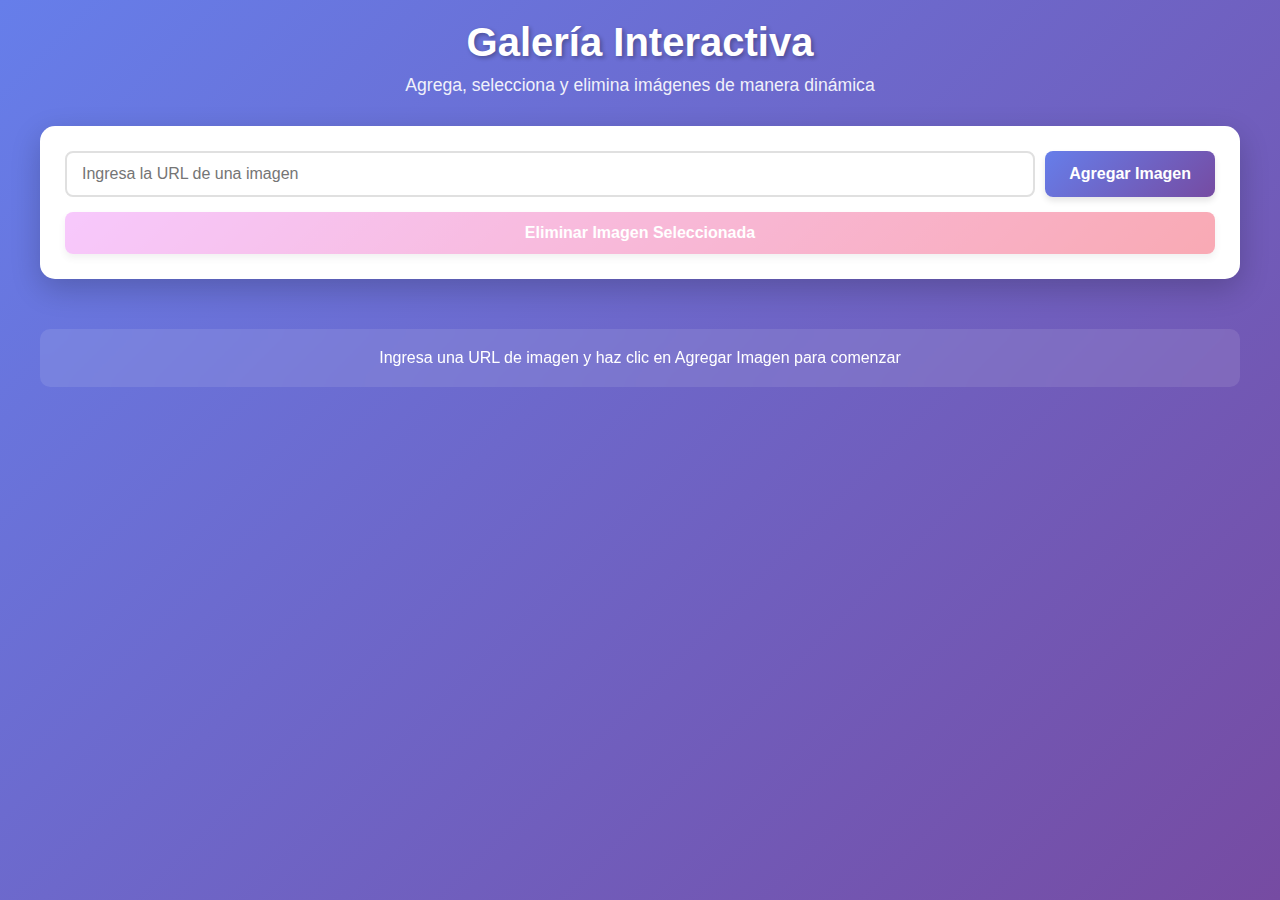
<file: SEMANA_5/index.html>
<!DOCTYPE html>
<html lang="es">
<head>
    <meta charset="UTF-8">
    <meta name="viewport" content="width=device-width, initial-scale=1.0">
    <title>Galería Interactiva - Semana 5</title>
    <link rel="stylesheet" href="styles.css">
</head>
<body>
    <div class="container">
        <header>
            <h1>Galería Interactiva</h1>
            <p>Agrega, selecciona y elimina imágenes de manera dinámica</p>
        </header>

        <div class="controls">
            <div class="input-group">
                <input 
                    type="url" 
                    id="imageUrl" 
                    placeholder="Ingresa la URL de una imagen"
                    class="url-input"
                >
                <button id="addImageBtn" class="btn btn-add">
                    Agregar Imagen
                </button>
            </div>
            <button id="deleteImageBtn" class="btn btn-delete" disabled>
                Eliminar Imagen Seleccionada
            </button>
        </div>

        <div id="gallery" class="gallery">
            <!-- Las imágenes se agregarán dinámicamente aquí -->
        </div>

        <div class="info-message" id="infoMessage">
            <p>Ingresa una URL de imagen y haz clic en Agregar Imagen para comenzar</p>
        </div>
    </div>

    <script src="script.js"></script>
</body>
</html>
</file>
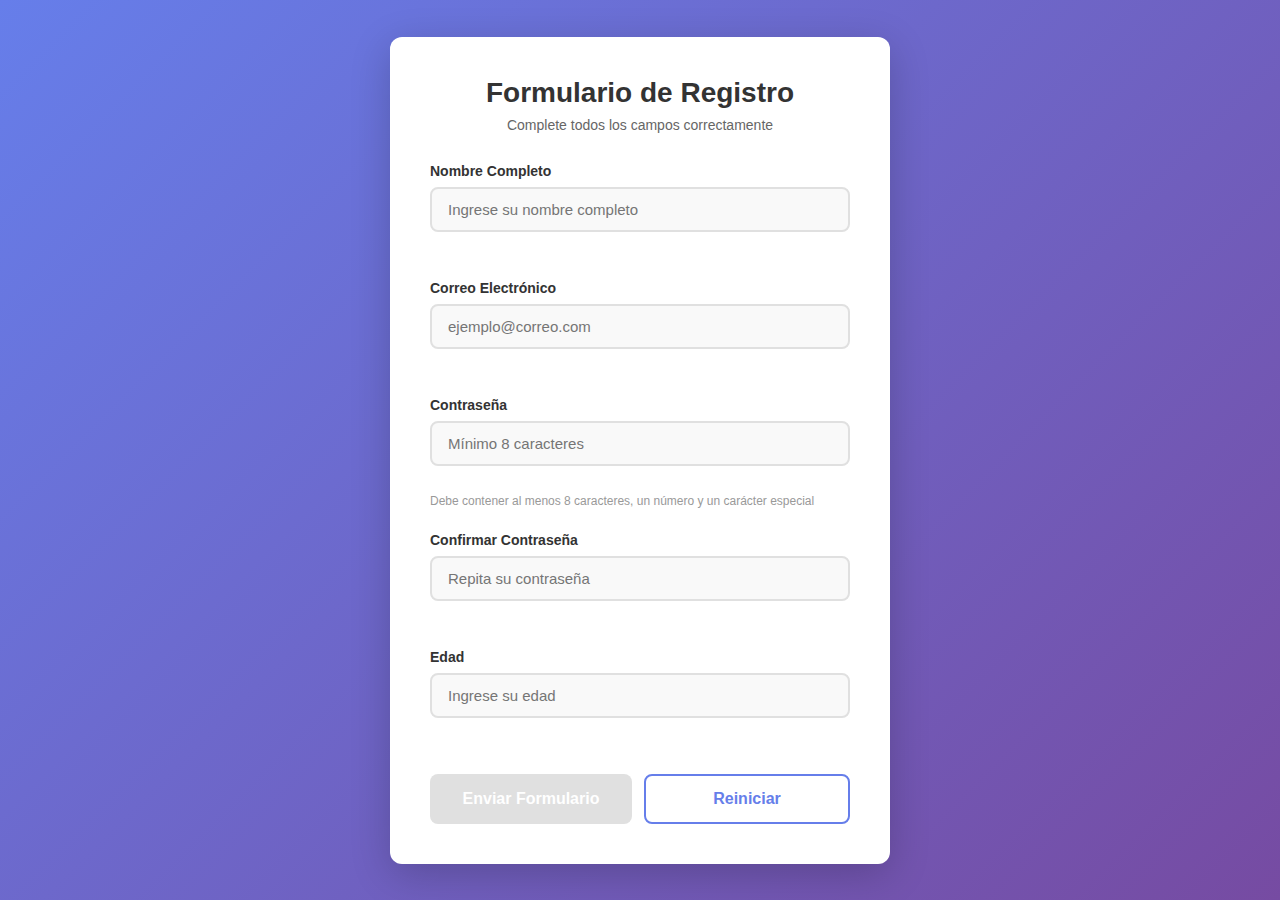
<file: SEMANA_6/index.html>
<!DOCTYPE html>
<html lang="es">
<head>
    <meta charset="UTF-8">
    <meta name="viewport" content="width=device-width, initial-scale=1.0">
    <title>Formulario de Registro - Validación Dinámica</title>
    <link rel="stylesheet" href="styles.css">
</head>
<body>
    <div class="container">
        <div class="form-wrapper">
            <h1>Formulario de Registro</h1>
            <p class="subtitle">Complete todos los campos correctamente</p>
            
            <form id="registroForm" novalidate>
                <!-- Campo Nombre -->
                <div class="form-group">
                    <label for="nombre">Nombre Completo</label>
                    <input 
                        type="text" 
                        id="nombre" 
                        name="nombre" 
                        placeholder="Ingrese su nombre completo"
                    >
                    <span class="error-message" id="errorNombre"></span>
                </div>

                <!-- Campo Email -->
                <div class="form-group">
                    <label for="email">Correo Electrónico</label>
                    <input 
                        type="email" 
                        id="email" 
                        name="email" 
                        placeholder="ejemplo@correo.com"
                    >
                    <span class="error-message" id="errorEmail"></span>
                </div>

                <!-- Campo Contraseña -->
                <div class="form-group">
                    <label for="password">Contraseña</label>
                    <input 
                        type="password" 
                        id="password" 
                        name="password" 
                        placeholder="Mínimo 8 caracteres"
                    >
                    <span class="error-message" id="errorPassword"></span>
                    <small class="hint">Debe contener al menos 8 caracteres, un número y un carácter especial</small>
                </div>

                <!-- Campo Confirmar Contraseña -->
                <div class="form-group">
                    <label for="confirmPassword">Confirmar Contraseña</label>
                    <input 
                        type="password" 
                        id="confirmPassword" 
                        name="confirmPassword" 
                        placeholder="Repita su contraseña"
                    >
                    <span class="error-message" id="errorConfirmPassword"></span>
                </div>

                <!-- Campo Edad -->
                <div class="form-group">
                    <label for="edad">Edad</label>
                    <input 
                        type="number" 
                        id="edad" 
                        name="edad" 
                        placeholder="Ingrese su edad"
                        min="18"
                        max="120"
                    >
                    <span class="error-message" id="errorEdad"></span>
                </div>

                <!-- Botones -->
                <div class="button-group">
                    <button type="submit" id="btnEnviar" disabled>
                        Enviar Formulario
                    </button>
                    <button type="button" id="btnReiniciar">
                        Reiniciar
                    </button>
                </div>
            </form>

            <!-- Mensaje de éxito -->
            <div class="success-message" id="successMessage">
                <svg width="24" height="24" viewBox="0 0 24 24" fill="none" stroke="currentColor" stroke-width="2">
                    <path d="M22 11.08V12a10 10 0 1 1-5.93-9.14"></path>
                    <polyline points="22 4 12 14.01 9 11.01"></polyline>
                </svg>
                <p>¡Formulario enviado correctamente!</p>
            </div>
        </div>
    </div>

    <script src="script.js"></script>
</body>
</html>
</file>
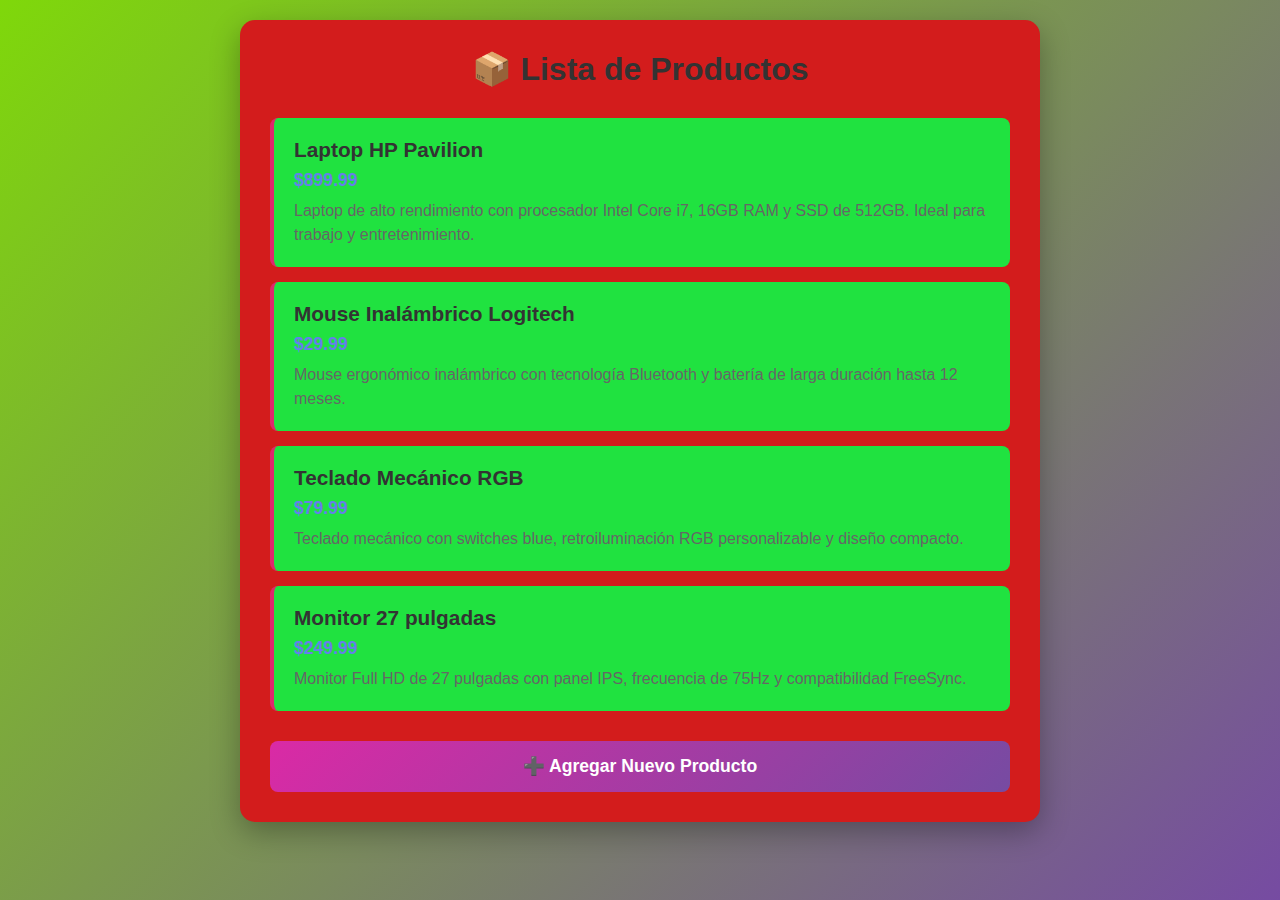
<file: SEMANA_7/index.html>
<!DOCTYPE html>
<html lang="es">
<head>
    <meta charset="UTF-8">
    <meta name="viewport" content="width=device-width, initial-scale=1.0">
    <title>Lista de Productos</title>
    <style>
        * {
            margin: 0;
            padding: 0;
            box-sizing: border-box;
        }

        body {
            font-family: 'Segoe UI', Tahoma, Geneva, Verdana, sans-serif;
            background: linear-gradient(135deg, #7fd80a 0%, #764ba2 100%);
            min-height: 100vh;
            padding: 20px;
        }

        .container {
            max-width: 800px;
            margin: 0 auto;
            background: rgb(211, 28, 28);
            border-radius: 15px;
            padding: 30px;
            box-shadow: 0 10px 30px rgba(0,0,0,0.3);
        }

        h1 {
            color: #333;
            text-align: center;
            margin-bottom: 30px;
            font-size: 2em;
        }

        #listaProductos {
            list-style: none;
            margin-bottom: 30px;
        }

        #listaProductos li {
            background: #20e240;
            border-left: 4px solid #df276d;
            padding: 20px;
            margin-bottom: 15px;
            border-radius: 8px;
            transition: all 0.3s ease;
        }

        #listaProductos li:hover {
            transform: translateX(5px);
            box-shadow: 0 5px 15px rgba(0,0,0,0.1);
        }

        .producto-nombre {
            font-size: 1.3em;
            font-weight: bold;
            color: #333;
            margin-bottom: 8px;
        }

        .producto-precio {
            font-size: 1.1em;
            color: #667eea;
            font-weight: bold;
            margin-bottom: 8px;
        }

        .producto-descripcion {
            color: #666;
            line-height: 1.5;
        }

        .btn-agregar {
            background: linear-gradient(135deg, #da2aa5 0%, #764ba2 100%);
            color: white;
            border: none;
            padding: 15px 30px;
            font-size: 1.1em;
            border-radius: 8px;
            cursor: pointer;
            width: 100%;
            transition: all 0.3s ease;
            font-weight: bold;
        }

        .btn-agregar:hover {
            transform: translateY(-2px);
            box-shadow: 0 5px 20px rgba(196, 212, 44, 0.4);
        }

        .btn-agregar:active {
            transform: translateY(0);
        }

        .vacio {
            text-align: center;
            color: #db2e2e;
            padding: 40px;
            font-style: italic;
        }
    </style>
</head>
<body>
    <div class="container">
        <h1>📦 Lista de Productos</h1>
        <ul id="listaProductos"></ul>
        <button id="btnAgregar" class="btn-agregar">➕ Agregar Nuevo Producto</button>
    </div>

    <script>
        // Arreglo inicial de productos
        const productos = [
            {
                nombre: "Laptop HP Pavilion",
                precio: 899.99,
                descripcion: "Laptop de alto rendimiento con procesador Intel Core i7, 16GB RAM y SSD de 512GB. Ideal para trabajo y entretenimiento."
            },
            {
                nombre: "Mouse Inalámbrico Logitech",
                precio: 29.99,
                descripcion: "Mouse ergonómico inalámbrico con tecnología Bluetooth y batería de larga duración hasta 12 meses."
            },
            {
                nombre: "Teclado Mecánico RGB",
                precio: 79.99,
                descripcion: "Teclado mecánico con switches blue, retroiluminación RGB personalizable y diseño compacto."
            },
            {
                nombre: "Monitor 27 pulgadas",
                precio: 249.99,
                descripcion: "Monitor Full HD de 27 pulgadas con panel IPS, frecuencia de 75Hz y compatibilidad FreeSync."
            }
        ];

        // Función para renderizar la lista de productos
        function renderizarProductos() {
            const lista = document.getElementById('listaProductos');
            lista.innerHTML = '';

            if (productos.length === 0) {
                lista.innerHTML = '<li class="vacio">No hay productos en la lista</li>';
                return;
            }

            productos.forEach((producto) => {
                const li = document.createElement('li');
                li.innerHTML = `
                    <div class="producto-nombre">${producto.nombre}</div>
                    <div class="producto-precio">$${producto.precio.toFixed(2)}</div>
                    <div class="producto-descripcion">${producto.descripcion}</div>
                `;
                lista.appendChild(li);
            });
        }

        // Función para agregar un nuevo producto
        function agregarProducto() {
            const nombresEjemplo = [
                "Auriculares Bluetooth",
                "Webcam HD 1080p",
                "Disco Duro Externo 1TB",
                "Hub USB-C 7 puertos",
                "Alfombrilla Gaming XXL",
                "Soporte para Laptop",
                "Cable HDMI 2.0",
                "Microfono USB Condensador"
            ];

            const descripciones = [
                "Producto de alta calidad con excelentes características y durabilidad garantizada.",
                "Diseño moderno y funcional para uso diario, perfecto para profesionales.",
                "Tecnología avanzada que mejora tu productividad y experiencia de usuario.",
                "Construcción resistente con materiales premium y acabado elegante.",
                "Compatible con múltiples dispositivos y sistemas operativos.",
                "Fácil instalación y configuración, listo para usar en minutos.",
                "Garantía del fabricante y soporte técnico especializado incluido.",
                "Excelente relación calidad-precio, ideal para cualquier presupuesto."
            ];

            const nombre = nombresEjemplo[Math.floor(Math.random() * nombresEjemplo.length)];
            const precio = (Math.random() * 200 + 10).toFixed(2);
            const descripcion = descripciones[Math.floor(Math.random() * descripciones.length)];

            const nuevoProducto = {
                nombre: nombre,
                precio: parseFloat(precio),
                descripcion: descripcion
            };

            productos.push(nuevoProducto);
            renderizarProductos();
        }

        // Event listener para el botón
        document.getElementById('btnAgregar').addEventListener('click', agregarProducto);

        // Renderizar productos al cargar la página
        renderizarProductos();
    </script>
</body>
</html>
</file>
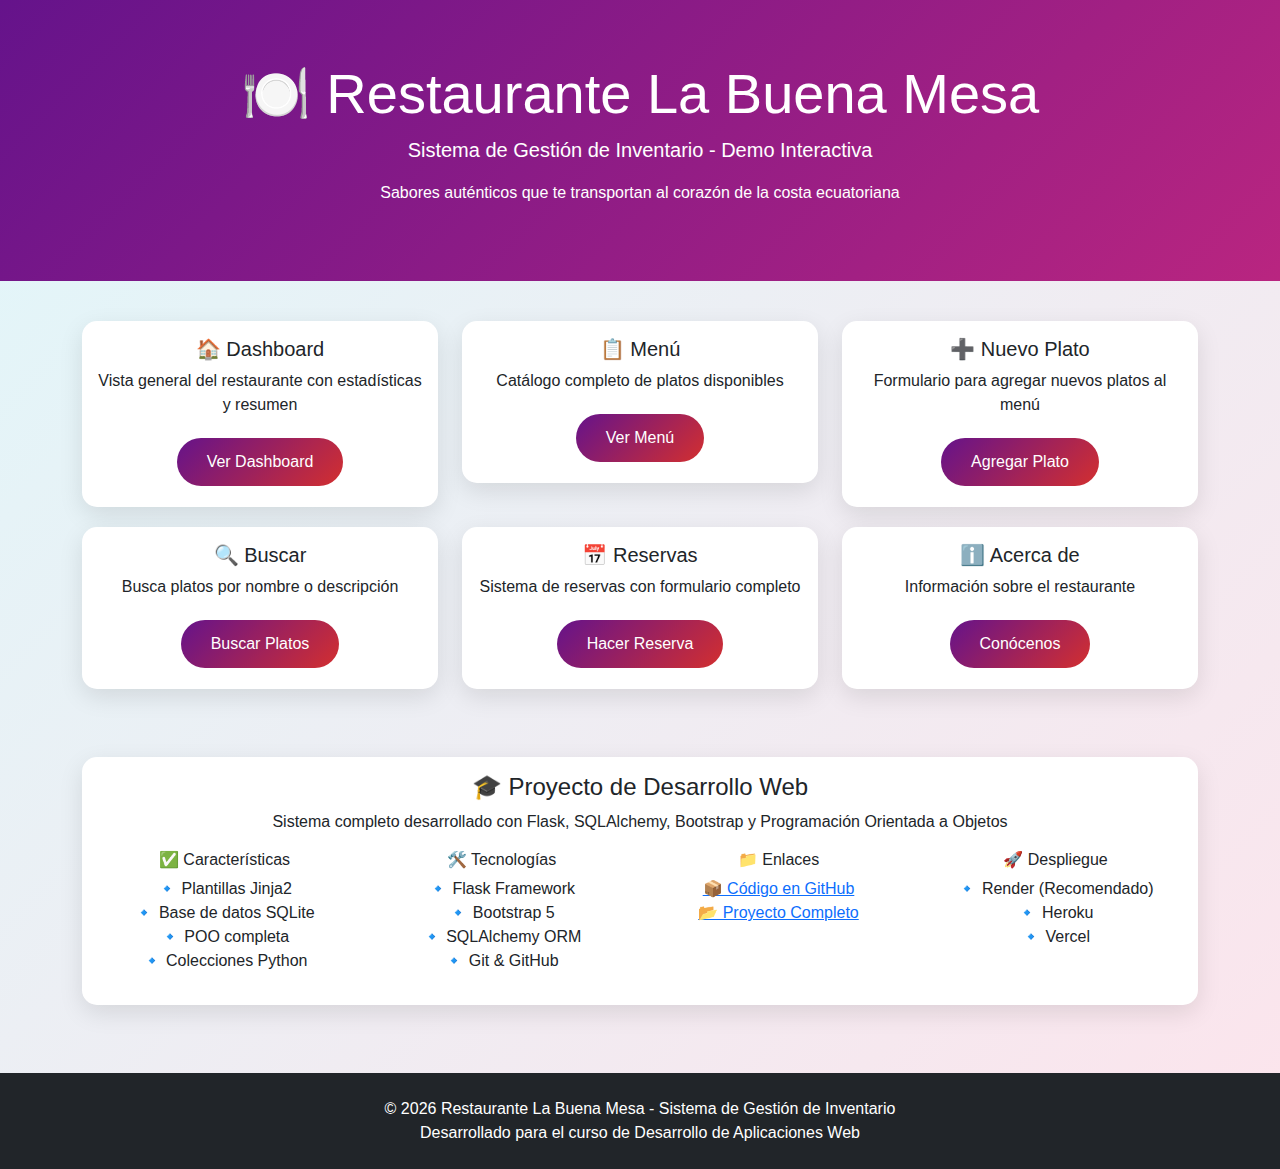
<file: inventario_sistema/docs/index.html>
<!DOCTYPE html>
<html lang="es">
<head>
    <meta charset="UTF-8">
    <meta name="viewport" content="width=device-width, initial-scale=1.0">
    <title>Restaurante La Buena Mesa - Demo</title>
    <link href="https://cdn.jsdelivr.net/npm/bootstrap@5.3.0/dist/css/bootstrap.min.css" rel="stylesheet">
    <style>
        body {
            background: linear-gradient(135deg, #e0f7fa 0%, #fce4ec 100%);
            font-family: 'Segoe UI', Tahoma, Geneva, Verdana, sans-serif;
        }
        .hero {
            background: linear-gradient(135deg, #65138b 0%, #b92580 100%);
            color: white;
            padding: 60px 0;
            text-align: center;
            margin-bottom: 40px;
        }
        .card {
            border: none;
            border-radius: 15px;
            box-shadow: 0 8px 25px rgba(0,0,0,0.1);
            transition: transform 0.3s ease;
            margin-bottom: 20px;
        }
        .card:hover {
            transform: translateY(-5px);
        }
        .btn-custom {
            background: linear-gradient(135deg, #65138b 0%, #d32f2f 100%);
            border: none;
            border-radius: 25px;
            padding: 12px 30px;
            color: white;
            text-decoration: none;
            display: inline-block;
            margin: 5px;
        }
        .btn-custom:hover {
            background: linear-gradient(135deg, #d32f2f 0%, #00bcd4 100%);
            color: white;
            text-decoration: none;
        }
    </style>
</head>
<body>
    <div class="hero">
        <div class="container">
            <h1 class="display-4">🍽️ Restaurante La Buena Mesa</h1>
            <p class="lead">Sistema de Gestión de Inventario - Demo Interactiva</p>
            <p>Sabores auténticos que te transportan al corazón de la costa ecuatoriana</p>
        </div>
    </div>

    <div class="container">
        <div class="row">
            <div class="col-md-4">
                <div class="card">
                    <div class="card-body text-center">
                        <h5 class="card-title">🏠 Dashboard</h5>
                        <p class="card-text">Vista general del restaurante con estadísticas y resumen</p>
                        <a href="dashboard.html" class="btn-custom">Ver Dashboard</a>
                    </div>
                </div>
            </div>
            <div class="col-md-4">
                <div class="card">
                    <div class="card-body text-center">
                        <h5 class="card-title">📋 Menú</h5>
                        <p class="card-text">Catálogo completo de platos disponibles</p>
                        <a href="menu.html" class="btn-custom">Ver Menú</a>
                    </div>
                </div>
            </div>
            <div class="col-md-4">
                <div class="card">
                    <div class="card-body text-center">
                        <h5 class="card-title">➕ Nuevo Plato</h5>
                        <p class="card-text">Formulario para agregar nuevos platos al menú</p>
                        <a href="nuevo-plato.html" class="btn-custom">Agregar Plato</a>
                    </div>
                </div>
            </div>
        </div>

        <div class="row">
            <div class="col-md-4">
                <div class="card">
                    <div class="card-body text-center">
                        <h5 class="card-title">🔍 Buscar</h5>
                        <p class="card-text">Busca platos por nombre o descripción</p>
                        <a href="buscar.html" class="btn-custom">Buscar Platos</a>
                    </div>
                </div>
            </div>
            <div class="col-md-4">
                <div class="card">
                    <div class="card-body text-center">
                        <h5 class="card-title">📅 Reservas</h5>
                        <p class="card-text">Sistema de reservas con formulario completo</p>
                        <a href="reservas.html" class="btn-custom">Hacer Reserva</a>
                    </div>
                </div>
            </div>
            <div class="col-md-4">
                <div class="card">
                    <div class="card-body text-center">
                        <h5 class="card-title">ℹ️ Acerca de</h5>
                        <p class="card-text">Información sobre el restaurante</p>
                        <a href="acerca.html" class="btn-custom">Conócenos</a>
                    </div>
                </div>
            </div>
        </div>

        <div class="row mt-5">
            <div class="col-12 text-center">
                <div class="card">
                    <div class="card-body">
                        <h4>🎓 Proyecto de Desarrollo Web</h4>
                        <p class="mb-3">Sistema completo desarrollado con Flask, SQLAlchemy, Bootstrap y Programación Orientada a Objetos</p>
                        <div class="row">
                            <div class="col-md-3">
                                <h6>✅ Características</h6>
                                <ul class="list-unstyled">
                                    <li>🔹 Plantillas Jinja2</li>
                                    <li>🔹 Base de datos SQLite</li>
                                    <li>🔹 POO completa</li>
                                    <li>🔹 Colecciones Python</li>
                                </ul>
                            </div>
                            <div class="col-md-3">
                                <h6>🛠️ Tecnologías</h6>
                                <ul class="list-unstyled">
                                    <li>🔹 Flask Framework</li>
                                    <li>🔹 Bootstrap 5</li>
                                    <li>🔹 SQLAlchemy ORM</li>
                                    <li>🔹 Git & GitHub</li>
                                </ul>
                            </div>
                            <div class="col-md-3">
                                <h6>📁 Enlaces</h6>
                                <ul class="list-unstyled">
                                    <li><a href="https://github.com/Saidreyesp/DESSARROLLO-DE-APLICACIONES-WEB-" target="_blank">📦 Código en GitHub</a></li>
                                    <li><a href="https://github.com/Saidreyesp/DESSARROLLO-DE-APLICACIONES-WEB-/tree/main/inventario_sistema" target="_blank">📂 Proyecto Completo</a></li>
                                </ul>
                            </div>
                            <div class="col-md-3">
                                <h6>🚀 Despliegue</h6>
                                <ul class="list-unstyled">
                                    <li>🔹 Render (Recomendado)</li>
                                    <li>🔹 Heroku</li>
                                    <li>🔹 Vercel</li>
                                </ul>
                            </div>
                        </div>
                    </div>
                </div>
            </div>
        </div>
    </div>

    <footer class="bg-dark text-white text-center py-4 mt-5">
        <div class="container">
            <p class="mb-0">&copy; 2026 Restaurante La Buena Mesa - Sistema de Gestión de Inventario</p>
            <p class="mb-0">Desarrollado para el curso de Desarrollo de Aplicaciones Web</p>
        </div>
    </footer>

    <script src="https://cdn.jsdelivr.net/npm/bootstrap@5.3.0/dist/js/bootstrap.bundle.min.js"></script>
</body>
</html>
</file>
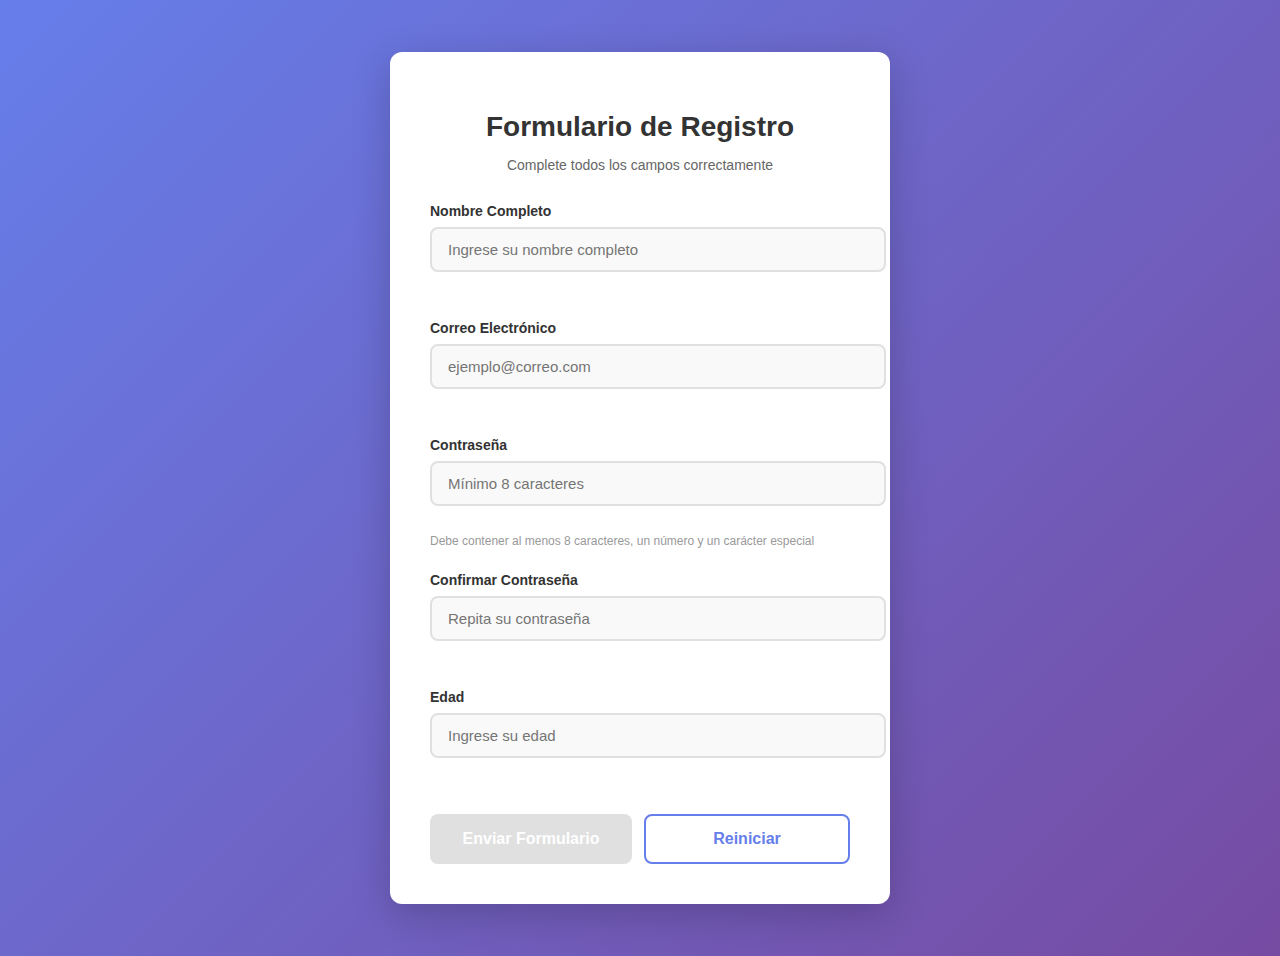
<file: SEMANA_9/SEMANA_6/index.html>
<!DOCTYPE html>
<html lang="es">
<head>
    <meta charset="UTF-8">
    <meta name="viewport" content="width=device-width, initial-scale=1.0">
    <title>Formulario de Registro - Validación Dinámica</title>
    <link rel="stylesheet" href="styles.css">
</head>
<body>
    <div class="container">
        <div class="form-wrapper">
            <h1>Formulario de Registro</h1>
            <p class="subtitle">Complete todos los campos correctamente</p>
            
            <form id="registroForm" novalidate>
                <!-- Campo Nombre -->
                <div class="form-group">
                    <label for="nombre">Nombre Completo</label>
                    <input 
                        type="text" 
                        id="nombre" 
                        name="nombre" 
                        placeholder="Ingrese su nombre completo"
                    >
                    <span class="error-message" id="errorNombre"></span>
                </div>

                <!-- Campo Email -->
                <div class="form-group">
                    <label for="email">Correo Electrónico</label>
                    <input 
                        type="email" 
                        id="email" 
                        name="email" 
                        placeholder="ejemplo@correo.com"
                    >
                    <span class="error-message" id="errorEmail"></span>
                </div>

                <!-- Campo Contraseña -->
                <div class="form-group">
                    <label for="password">Contraseña</label>
                    <input 
                        type="password" 
                        id="password" 
                        name="password" 
                        placeholder="Mínimo 8 caracteres"
                    >
                    <span class="error-message" id="errorPassword"></span>
                    <small class="hint">Debe contener al menos 8 caracteres, un número y un carácter especial</small>
                </div>

                <!-- Campo Confirmar Contraseña -->
                <div class="form-group">
                    <label for="confirmPassword">Confirmar Contraseña</label>
                    <input 
                        type="password" 
                        id="confirmPassword" 
                        name="confirmPassword" 
                        placeholder="Repita su contraseña"
                    >
                    <span class="error-message" id="errorConfirmPassword"></span>
                </div>

                <!-- Campo Edad -->
                <div class="form-group">
                    <label for="edad">Edad</label>
                    <input 
                        type="number" 
                        id="edad" 
                        name="edad" 
                        placeholder="Ingrese su edad"
                        min="18"
                        max="120"
                    >
                    <span class="error-message" id="errorEdad"></span>
                </div>

                <!-- Botones -->
                <div class="button-group">
                    <button type="submit" id="btnEnviar" disabled>
                        Enviar Formulario
                    </button>
                    <button type="button" id="btnReiniciar">
                        Reiniciar
                    </button>
                </div>
            </form>

            <!-- Mensaje de éxito -->
            <div class="success-message" id="successMessage">
                <svg width="24" height="24" viewBox="0 0 24 24" fill="none" stroke="currentColor" stroke-width="2">
                    <path d="M22 11.08V12a10 10 0 1 1-5.93-9.14"></path>
                    <polyline points="22 4 12 14.01 9 11.01"></polyline>
                </svg>
                <p>¡Formulario enviado correctamente!</p>
            </div>
        </div>
    </div>

    <script src="script.js"></script>
</body>
</html>
</file>
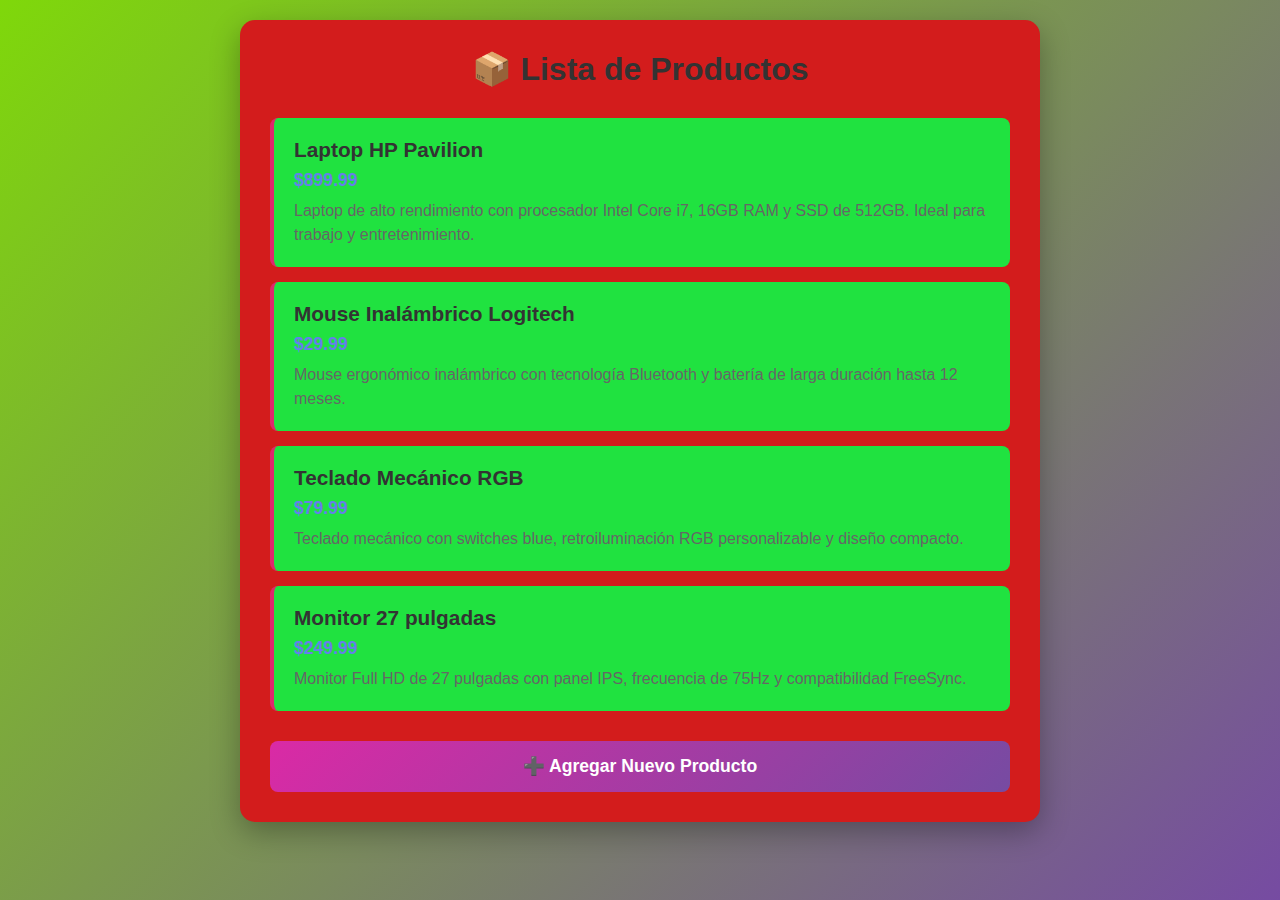
<file: SEMANA_9/SEMANA_7/index.html>
<!DOCTYPE html>
<html lang="es">
<head>
    <meta charset="UTF-8">
    <meta name="viewport" content="width=device-width, initial-scale=1.0">
    <title>Lista de Productos</title>
    <style>
        * {
            margin: 0;
            padding: 0;
            box-sizing: border-box;
        }

        body {
            font-family: 'Segoe UI', Tahoma, Geneva, Verdana, sans-serif;
            background: linear-gradient(135deg, #7fd80a 0%, #764ba2 100%);
            min-height: 100vh;
            padding: 20px;
        }

        .container {
            max-width: 800px;
            margin: 0 auto;
            background: rgb(211, 28, 28);
            border-radius: 15px;
            padding: 30px;
            box-shadow: 0 10px 30px rgba(0,0,0,0.3);
        }

        h1 {
            color: #333;
            text-align: center;
            margin-bottom: 30px;
            font-size: 2em;
        }

        #listaProductos {
            list-style: none;
            margin-bottom: 30px;
        }

        #listaProductos li {
            background: #20e240;
            border-left: 4px solid #df276d;
            padding: 20px;
            margin-bottom: 15px;
            border-radius: 8px;
            transition: all 0.3s ease;
        }

        #listaProductos li:hover {
            transform: translateX(5px);
            box-shadow: 0 5px 15px rgba(0,0,0,0.1);
        }

        .producto-nombre {
            font-size: 1.3em;
            font-weight: bold;
            color: #333;
            margin-bottom: 8px;
        }

        .producto-precio {
            font-size: 1.1em;
            color: #667eea;
            font-weight: bold;
            margin-bottom: 8px;
        }

        .producto-descripcion {
            color: #666;
            line-height: 1.5;
        }

        .btn-agregar {
            background: linear-gradient(135deg, #da2aa5 0%, #764ba2 100%);
            color: white;
            border: none;
            padding: 15px 30px;
            font-size: 1.1em;
            border-radius: 8px;
            cursor: pointer;
            width: 100%;
            transition: all 0.3s ease;
            font-weight: bold;
        }

        .btn-agregar:hover {
            transform: translateY(-2px);
            box-shadow: 0 5px 20px rgba(196, 212, 44, 0.4);
        }

        .btn-agregar:active {
            transform: translateY(0);
        }

        .vacio {
            text-align: center;
            color: #db2e2e;
            padding: 40px;
            font-style: italic;
        }
    </style>
</head>
<body>
    <div class="container">
        <h1>📦 Lista de Productos</h1>
        <ul id="listaProductos"></ul>
        <button id="btnAgregar" class="btn-agregar">➕ Agregar Nuevo Producto</button>
    </div>

    <script>
        // Arreglo inicial de productos
        const productos = [
            {
                nombre: "Laptop HP Pavilion",
                precio: 899.99,
                descripcion: "Laptop de alto rendimiento con procesador Intel Core i7, 16GB RAM y SSD de 512GB. Ideal para trabajo y entretenimiento."
            },
            {
                nombre: "Mouse Inalámbrico Logitech",
                precio: 29.99,
                descripcion: "Mouse ergonómico inalámbrico con tecnología Bluetooth y batería de larga duración hasta 12 meses."
            },
            {
                nombre: "Teclado Mecánico RGB",
                precio: 79.99,
                descripcion: "Teclado mecánico con switches blue, retroiluminación RGB personalizable y diseño compacto."
            },
            {
                nombre: "Monitor 27 pulgadas",
                precio: 249.99,
                descripcion: "Monitor Full HD de 27 pulgadas con panel IPS, frecuencia de 75Hz y compatibilidad FreeSync."
            }
        ];

        // Función para renderizar la lista de productos
        function renderizarProductos() {
            const lista = document.getElementById('listaProductos');
            lista.innerHTML = '';

            if (productos.length === 0) {
                lista.innerHTML = '<li class="vacio">No hay productos en la lista</li>';
                return;
            }

            productos.forEach((producto) => {
                const li = document.createElement('li');
                li.innerHTML = `
                    <div class="producto-nombre">${producto.nombre}</div>
                    <div class="producto-precio">$${producto.precio.toFixed(2)}</div>
                    <div class="producto-descripcion">${producto.descripcion}</div>
                `;
                lista.appendChild(li);
            });
        }

        // Función para agregar un nuevo producto
        function agregarProducto() {
            const nombresEjemplo = [
                "Auriculares Bluetooth",
                "Webcam HD 1080p",
                "Disco Duro Externo 1TB",
                "Hub USB-C 7 puertos",
                "Alfombrilla Gaming XXL",
                "Soporte para Laptop",
                "Cable HDMI 2.0",
                "Microfono USB Condensador"
            ];

            const descripciones = [
                "Producto de alta calidad con excelentes características y durabilidad garantizada.",
                "Diseño moderno y funcional para uso diario, perfecto para profesionales.",
                "Tecnología avanzada que mejora tu productividad y experiencia de usuario.",
                "Construcción resistente con materiales premium y acabado elegante.",
                "Compatible con múltiples dispositivos y sistemas operativos.",
                "Fácil instalación y configuración, listo para usar en minutos.",
                "Garantía del fabricante y soporte técnico especializado incluido.",
                "Excelente relación calidad-precio, ideal para cualquier presupuesto."
            ];

            const nombre = nombresEjemplo[Math.floor(Math.random() * nombresEjemplo.length)];
            const precio = (Math.random() * 200 + 10).toFixed(2);
            const descripcion = descripciones[Math.floor(Math.random() * descripciones.length)];

            const nuevoProducto = {
                nombre: nombre,
                precio: parseFloat(precio),
                descripcion: descripcion
            };

            productos.push(nuevoProducto);
            renderizarProductos();
        }

        // Event listener para el botón
        document.getElementById('btnAgregar').addEventListener('click', agregarProducto);

        // Renderizar productos al cargar la página
        renderizarProductos();
    </script>
</body>
</html>
</file>
<file: SEMANA_5/styles.css>
* {
    margin: 0;
    padding: 0;
    box-sizing: border-box;
}

body {
    font-family: Arial, Helvetica, sans-serif;
    background: linear-gradient(135deg, #667eea 0%, #764ba2 100%);
    min-height: 100vh;
    padding: 20px;
}

.container {
    max-width: 1200px;
    margin: 0 auto;
}

header {
    text-align: center;
    color: white;
    margin-bottom: 30px;
    animation: fadeInDown 0.8s ease;
}

header h1 {
    font-size: 2.5rem;
    margin-bottom: 10px;
    text-shadow: 2px 2px 4px rgba(0, 0, 0, 0.3);
}

header p {
    font-size: 1.1rem;
    opacity: 0.9;
}

.controls {
    background: white;
    padding: 25px;
    border-radius: 15px;
    box-shadow: 0 10px 30px rgba(0, 0, 0, 0.2);
    margin-bottom: 30px;
    animation: fadeIn 1s ease;
}

.input-group {
    display: flex;
    gap: 10px;
    margin-bottom: 15px;
    flex-wrap: wrap;
}

.url-input {
    flex: 1;
    min-width: 250px;
    padding: 12px 15px;
    border: 2px solid #e0e0e0;
    border-radius: 8px;
    font-size: 1rem;
    transition: all 0.3s ease;
}

.url-input:focus {
    outline: none;
    border-color: #667eea;
    box-shadow: 0 0 0 3px rgba(102, 126, 234, 0.1);
}

.btn {
    padding: 12px 24px;
    font-size: 1rem;
    font-weight: 600;
    border: none;
    border-radius: 8px;
    cursor: pointer;
    transition: all 0.3s ease;
    box-shadow: 0 4px 6px rgba(0, 0, 0, 0.1);
}

.btn:active {
    transform: translateY(2px);
    box-shadow: 0 2px 4px rgba(0, 0, 0, 0.1);
}

.btn-add {
    background: linear-gradient(135deg, #667eea 0%, #764ba2 100%);
    color: white;
}

.btn-add:hover {
    transform: translateY(-2px);
    box-shadow: 0 6px 12px rgba(102, 126, 234, 0.4);
}

.btn-delete {
    background: linear-gradient(135deg, #f093fb 0%, #f5576c 100%);
    color: white;
    width: 100%;
}

.btn-delete:hover:not(:disabled) {
    transform: translateY(-2px);
    box-shadow: 0 6px 12px rgba(245, 87, 108, 0.4);
}

.btn-delete:disabled {
    opacity: 0.5;
    cursor: not-allowed;
}

.gallery {
    display: grid;
    grid-template-columns: repeat(auto-fill, minmax(250px, 1fr));
    gap: 20px;
    margin-bottom: 20px;
    animation: fadeIn 1.2s ease;
}

.gallery-item {
    position: relative;
    border-radius: 12px;
    overflow: hidden;
    cursor: pointer;
    transition: all 0.3s ease;
    box-shadow: 0 4px 10px rgba(0, 0, 0, 0.2);
    animation: scaleIn 0.5s ease;
}

@keyframes scaleIn {
    from {
        transform: scale(0);
        opacity: 0;
    }
    to {
        transform: scale(1);
        opacity: 1;
    }
}

.gallery-item:hover {
    transform: translateY(-5px);
    box-shadow: 0 8px 20px rgba(0, 0, 0, 0.3);
}

.gallery-item img {
    width: 100%;
    height: 250px;
    object-fit: cover;
    display: block;
    transition: transform 0.3s ease;
}

.gallery-item:hover img {
    transform: scale(1.1);
}

.gallery-item.selected {
    border: 5px solid #ffd700;
    box-shadow: 0 0 20px rgba(255, 215, 0, 0.6);
}

.gallery-item.selected::before {
    content: '\2713';
    position: absolute;
    top: 10px;
    right: 10px;
    background: #ffd700;
    color: #333;
    width: 35px;
    height: 35px;
    border-radius: 50%;
    display: flex;
    align-items: center;
    justify-content: center;
    font-size: 1.5rem;
    font-weight: bold;
    z-index: 10;
    animation: checkmark 0.3s ease;
}

@keyframes checkmark {
    from {
        transform: scale(0) rotate(-180deg);
    }
    to {
        transform: scale(1) rotate(0deg);
    }
}

.info-message {
    text-align: center;
    color: white;
    padding: 20px;
    background: rgba(255, 255, 255, 0.1);
    border-radius: 10px;
    backdrop-filter: blur(10px);
    animation: fadeIn 1.5s ease;
}

.info-message p {
    font-size: 1rem;
    margin: 0;
}

@keyframes fadeIn {
    from {
        opacity: 0;
    }
    to {
        opacity: 1;
    }
}

@keyframes fadeInDown {
    from {
        opacity: 0;
        transform: translateY(-20px);
    }
    to {
        opacity: 1;
        transform: translateY(0);
    }
}

@keyframes fadeOut {
    to {
        opacity: 0;
        transform: scale(0);
    }
}

.removing {
    animation: fadeOut 0.4s ease forwards;
}

@media (max-width: 768px) {
    header h1 {
        font-size: 2rem;
    }
    
    .gallery {
        grid-template-columns: repeat(auto-fill, minmax(150px, 1fr));
        gap: 15px;
    }
    
    .gallery-item img {
        height: 200px;
    }
}
</file>
<file: SEMANA_6/styles.css>
/* Reset y estilos base */
* {
    margin: 0;
    padding: 0;
    box-sizing: border-box;
}

body {
    font-family: 'Segoe UI', Tahoma, Geneva, Verdana, sans-serif;
    background: linear-gradient(135deg, #667eea 0%, #764ba2 100%);
    min-height: 100vh;
    display: flex;
    justify-content: center;
    align-items: center;
    padding: 20px;
}

.container {
    width: 100%;
    max-width: 500px;
}

.form-wrapper {
    background: white;
    border-radius: 12px;
    padding: 40px;
    box-shadow: 0 10px 40px rgba(0, 0, 0, 0.2);
}

h1 {
    color: #333;
    font-size: 28px;
    margin-bottom: 8px;
    text-align: center;
}

.subtitle {
    color: #666;
    text-align: center;
    margin-bottom: 30px;
    font-size: 14px;
}

/* Estilos del formulario */
.form-group {
    margin-bottom: 24px;
}

label {
    display: block;
    margin-bottom: 8px;
    color: #333;
    font-weight: 600;
    font-size: 14px;
}

input {
    width: 100%;
    padding: 12px 16px;
    border: 2px solid #e0e0e0;
    border-radius: 8px;
    font-size: 15px;
    transition: all 0.3s ease;
    background-color: #f9f9f9;
}

input:focus {
    outline: none;
    background-color: white;
    border-color: #667eea;
}

/* Estados de validación */
input.valid {
    border-color: #4caf50;
    background-color: #f1f8f4;
}

input.invalid {
    border-color: #f44336;
    background-color: #fef5f5;
}

/* Mensajes de error */
.error-message {
    display: block;
    color: #f44336;
    font-size: 13px;
    margin-top: 6px;
    min-height: 18px;
    font-weight: 500;
}

.hint {
    display: block;
    color: #999;
    font-size: 12px;
    margin-top: 4px;
}

/* Botones */
.button-group {
    display: flex;
    gap: 12px;
    margin-top: 32px;
}

button {
    flex: 1;
    padding: 14px 24px;
    border: none;
    border-radius: 8px;
    font-size: 16px;
    font-weight: 600;
    cursor: pointer;
    transition: all 0.3s ease;
}

button[type="submit"] {
    background: linear-gradient(135deg, #667eea 0%, #764ba2 100%);
    color: white;
}

button[type="submit"]:hover:not(:disabled) {
    transform: translateY(-2px);
    box-shadow: 0 6px 20px rgba(102, 126, 234, 0.4);
}

button[type="submit"]:disabled {
    background: #ccc;
    cursor: not-allowed;
    opacity: 0.6;
}

button[type="button"] {
    background: white;
    color: #667eea;
    border: 2px solid #667eea;
}

button[type="button"]:hover {
    background: #f5f7ff;
    transform: translateY(-2px);
}

/* Mensaje de éxito */
.success-message {
    display: none;
    align-items: center;
    gap: 12px;
    background: #4caf50;
    color: white;
    padding: 16px 20px;
    border-radius: 8px;
    margin-top: 24px;
    animation: slideIn 0.3s ease;
}

.success-message.show {
    display: flex;
}

.success-message svg {
    flex-shrink: 0;
}

.success-message p {
    margin: 0;
    font-weight: 600;
}

@keyframes slideIn {
    from {
        opacity: 0;
        transform: translateY(-10px);
    }
    to {
        opacity: 1;
        transform: translateY(0);
    }
}

/* Responsive */
@media (max-width: 600px) {
    .form-wrapper {
        padding: 30px 20px;
    }
    
    h1 {
        font-size: 24px;
    }
    
    .button-group {
        flex-direction: column;
    }
    
    button {
        width: 100%;
    }
}
</file>
<file: SEMANA_9/SEMANA_6/styles.css>
<<<<<<< HEAD
/* Reset y estilos base */
* {
    margin: 0;
    padding: 0;
    box-sizing: border-box;
}

body {
    font-family: 'Segoe UI', Tahoma, Geneva, Verdana, sans-serif;
    background: linear-gradient(135deg, #667eea 0%, #764ba2 100%);
    min-height: 100vh;
    display: flex;
    justify-content: center;
    align-items: center;
    padding: 20px;
}

.container {
    width: 100%;
    max-width: 500px;
}

.form-wrapper {
    background: white;
    border-radius: 12px;
    padding: 40px;
    box-shadow: 0 10px 40px rgba(0, 0, 0, 0.2);
}

h1 {
    color: #333;
    font-size: 28px;
    margin-bottom: 8px;
    text-align: center;
}

.subtitle {
    color: #666;
    text-align: center;
    margin-bottom: 30px;
    font-size: 14px;
}

/* Estilos del formulario */
.form-group {
    margin-bottom: 24px;
}

label {
    display: block;
    margin-bottom: 8px;
    color: #333;
    font-weight: 600;
    font-size: 14px;
}

input {
    width: 100%;
    padding: 12px 16px;
    border: 2px solid #e0e0e0;
    border-radius: 8px;
    font-size: 15px;
    transition: all 0.3s ease;
    background-color: #f9f9f9;
}

input:focus {
    outline: none;
    background-color: white;
    border-color: #667eea;
}

/* Estados de validación */
input.valid {
    border-color: #4caf50;
    background-color: #f1f8f4;
}

input.invalid {
    border-color: #f44336;
    background-color: #fef5f5;
}

/* Mensajes de error */
.error-message {
    display: block;
    color: #f44336;
    font-size: 13px;
    margin-top: 6px;
    min-height: 18px;
    font-weight: 500;
}

.hint {
    display: block;
    color: #999;
    font-size: 12px;
    margin-top: 4px;
}

/* Botones */
.button-group {
    display: flex;
    gap: 12px;
    margin-top: 32px;
}

button {
    flex: 1;
    padding: 14px 24px;
    border: none;
    border-radius: 8px;
    font-size: 16px;
    font-weight: 600;
    cursor: pointer;
    transition: all 0.3s ease;
}

button[type="submit"] {
    background: linear-gradient(135deg, #667eea 0%, #764ba2 100%);
    color: white;
}

button[type="submit"]:hover:not(:disabled) {
    transform: translateY(-2px);
    box-shadow: 0 6px 20px rgba(102, 126, 234, 0.4);
}

button[type="submit"]:disabled {
    background: #ccc;
    cursor: not-allowed;
    opacity: 0.6;
}

button[type="button"] {
    background: white;
    color: #667eea;
    border: 2px solid #667eea;
}

button[type="button"]:hover {
    background: #f5f7ff;
    transform: translateY(-2px);
}

/* Mensaje de éxito */
.success-message {
    display: none;
    align-items: center;
    gap: 12px;
    background: #4caf50;
    color: white;
    padding: 16px 20px;
    border-radius: 8px;
    margin-top: 24px;
    animation: slideIn 0.3s ease;
}

.success-message.show {
    display: flex;
}

.success-message svg {
    flex-shrink: 0;
}

.success-message p {
    margin: 0;
    font-weight: 600;
}

@keyframes slideIn {
    from {
        opacity: 0;
        transform: translateY(-10px);
    }
    to {
        opacity: 1;
        transform: translateY(0);
    }
}

/* Responsive */
@media (max-width: 600px) {
    .form-wrapper {
        padding: 30px 20px;
    }
    
    h1 {
        font-size: 24px;
    }
    
    .button-group {
        flex-direction: column;
    }
    
    button {
        width: 100%;
    }
=======
/* Reset y estilos base */
* {
    margin: 0;
    padding: 0;
    box-sizing: border-box;
}

body {
    font-family: 'Segoe UI', Tahoma, Geneva, Verdana, sans-serif;
    background: linear-gradient(135deg, #667eea 0%, #764ba2 100%);
    min-height: 100vh;
    display: flex;
    justify-content: center;
    align-items: center;
    padding: 20px;
}

.container {
    width: 100%;
    max-width: 500px;
}

.form-wrapper {
    background: white;
    border-radius: 12px;
    padding: 40px;
    box-shadow: 0 10px 40px rgba(0, 0, 0, 0.2);
}

h1 {
    color: #333;
    font-size: 28px;
    margin-bottom: 8px;
    text-align: center;
}

.subtitle {
    color: #666;
    text-align: center;
    margin-bottom: 30px;
    font-size: 14px;
}

/* Estilos del formulario */
.form-group {
    margin-bottom: 24px;
}

label {
    display: block;
    margin-bottom: 8px;
    color: #333;
    font-weight: 600;
    font-size: 14px;
}

input {
    width: 100%;
    padding: 12px 16px;
    border: 2px solid #e0e0e0;
    border-radius: 8px;
    font-size: 15px;
    transition: all 0.3s ease;
    background-color: #f9f9f9;
}

input:focus {
    outline: none;
    background-color: white;
    border-color: #667eea;
}

/* Estados de validación */
input.valid {
    border-color: #4caf50;
    background-color: #f1f8f4;
}

input.invalid {
    border-color: #f44336;
    background-color: #fef5f5;
}

/* Mensajes de error */
.error-message {
    display: block;
    color: #f44336;
    font-size: 13px;
    margin-top: 6px;
    min-height: 18px;
    font-weight: 500;
}

.hint {
    display: block;
    color: #999;
    font-size: 12px;
    margin-top: 4px;
}

/* Botones */
.button-group {
    display: flex;
    gap: 12px;
    margin-top: 32px;
}

button {
    flex: 1;
    padding: 14px 24px;
    border: none;
    border-radius: 8px;
    font-size: 16px;
    font-weight: 600;
    cursor: pointer;
    transition: all 0.3s ease;
}

button[type="submit"] {
    background: linear-gradient(135deg, #667eea 0%, #764ba2 100%);
    color: white;
}

button[type="submit"]:hover:not(:disabled) {
    transform: translateY(-2px);
    box-shadow: 0 6px 20px rgba(102, 126, 234, 0.4);
}

button[type="submit"]:disabled {
    background: #ccc;
    cursor: not-allowed;
    opacity: 0.6;
}

button[type="button"] {
    background: white;
    color: #667eea;
    border: 2px solid #667eea;
}

button[type="button"]:hover {
    background: #f5f7ff;
    transform: translateY(-2px);
}

/* Mensaje de éxito */
.success-message {
    display: none;
    align-items: center;
    gap: 12px;
    background: #4caf50;
    color: white;
    padding: 16px 20px;
    border-radius: 8px;
    margin-top: 24px;
    animation: slideIn 0.3s ease;
}

.success-message.show {
    display: flex;
}

.success-message svg {
    flex-shrink: 0;
}

.success-message p {
    margin: 0;
    font-weight: 600;
}

@keyframes slideIn {
    from {
        opacity: 0;
        transform: translateY(-10px);
    }
    to {
        opacity: 1;
        transform: translateY(0);
    }
}

/* Responsive */
@media (max-width: 600px) {
    .form-wrapper {
        padding: 30px 20px;
    }
    
    h1 {
        font-size: 24px;
    }
    
    .button-group {
        flex-direction: column;
    }
    
    button {
        width: 100%;
    }
>>>>>>> de0d8b5 (Resueltos los conflictos de fusión)
}
</file>
